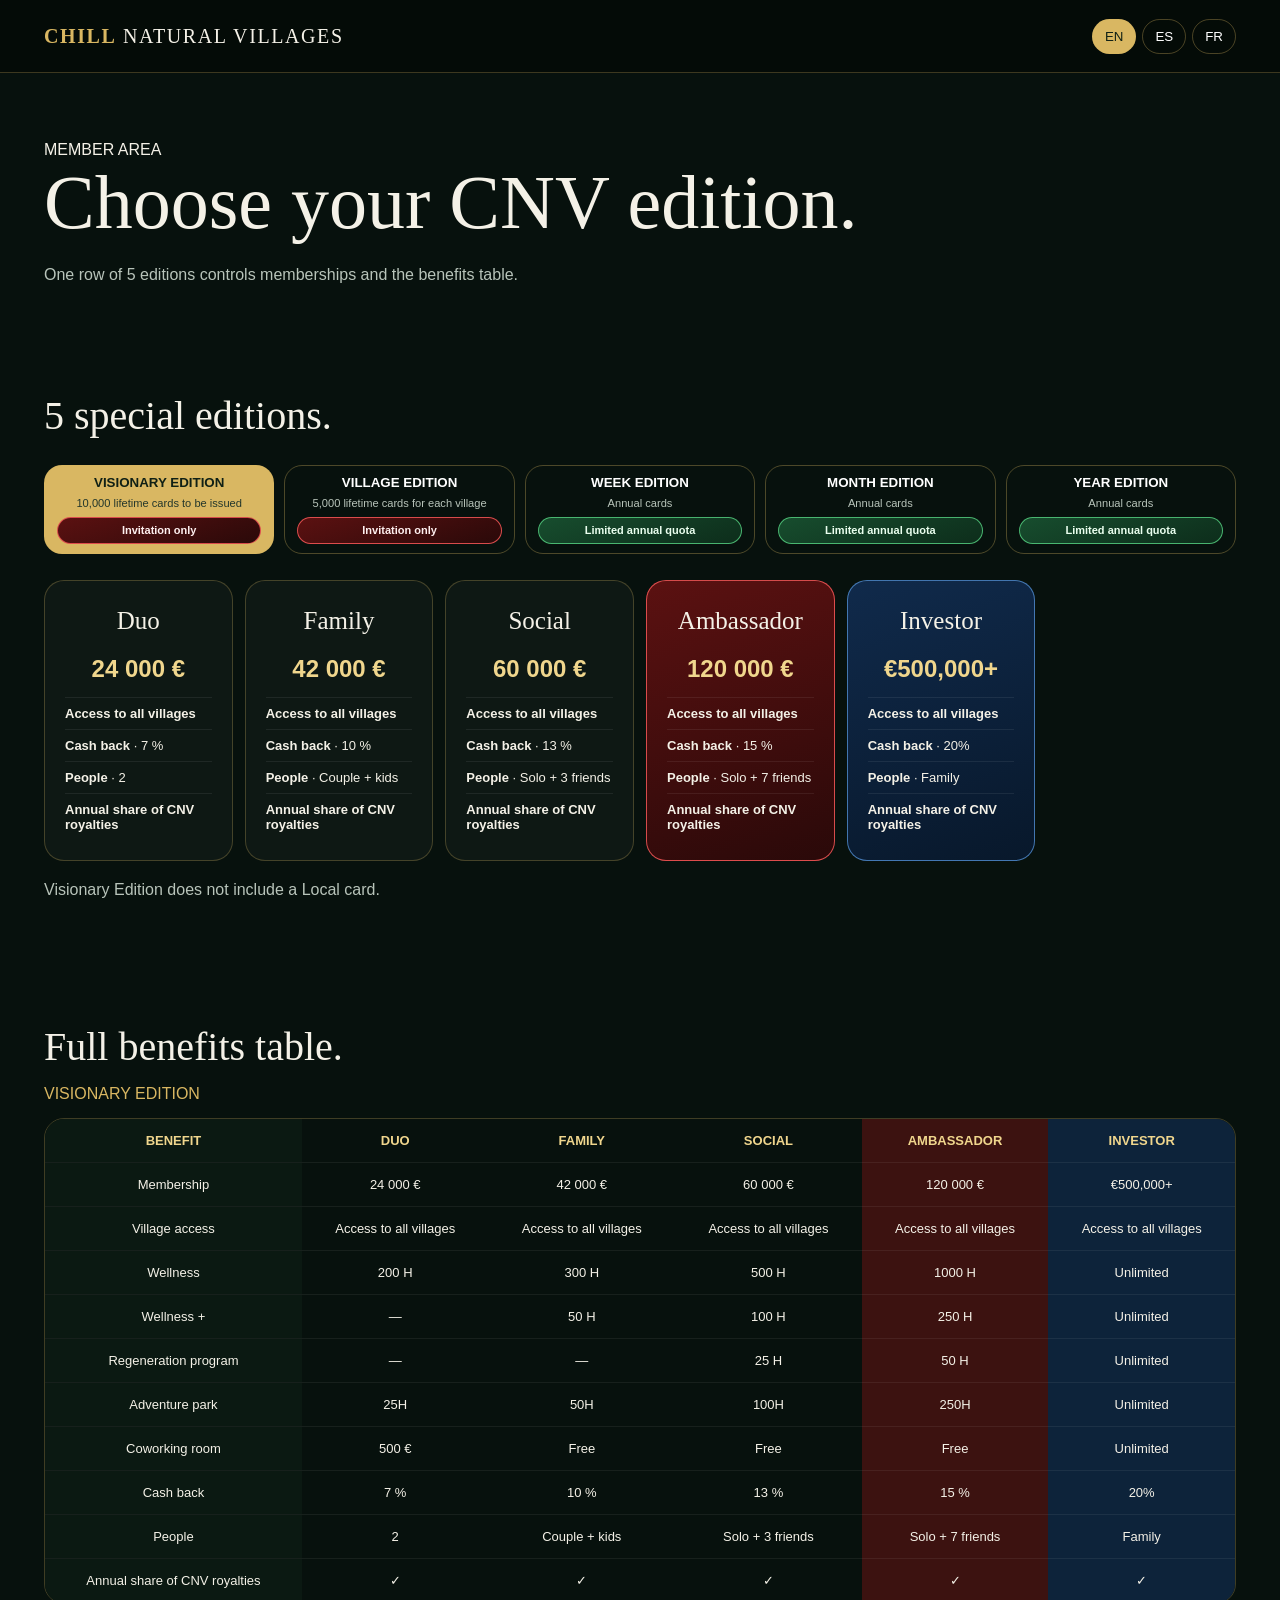
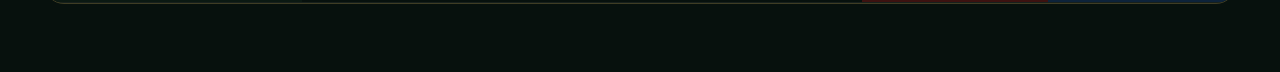
<file: members.html>
<!doctype html><html lang=en><meta charset=utf-8><meta name=viewport content="width=device-width,initial-scale=1"><title>CNV — Members</title><style>
*{box-sizing:border-box}body{margin:0;background:#07110d;color:#f4f1e7;font-family:Arial,sans-serif}a{color:inherit;text-decoration:none}.w{max-width:1240px;margin:auto;padding:0 24px}nav{position:sticky;top:0;z-index:5;background:#050b08eF;border-bottom:1px solid #d9b76244}.n{min-height:72px;display:flex;align-items:center;justify-content:space-between;gap:16px}.brand{font:20px Georgia;letter-spacing:.08em}.brand b{color:#d9b762}.langs{display:flex;gap:6px}.langs button,.ed button{border:1px solid #d9b76255;background:transparent;color:#fff;border-radius:18px;padding:9px 12px;cursor:pointer}.langs .on,.ed .on{background:#d9b762;color:#102015}.hero{padding:68px 0 36px}h1,h2,h3{font-family:Georgia;margin:0;font-weight:500}h1{font-size:clamp(44px,7vw,76px)}h2{font-size:40px}.lead,.note{color:#b8c4ba;line-height:1.6}.ed{display:grid;grid-template-columns:repeat(5,1fr);gap:10px;margin:26px 0}.ed button strong,.ed button small{display:block}.ed button small{margin-top:7px;color:#b8c4ba}.ed .on small{color:#24372b}.annual-quota{display:block;margin-top:8px;padding:6px 10px;border-radius:999px;background:linear-gradient(160deg,#174d2e,#0d2d1b);border:1px solid #57d282cc;color:#eaffef;font-size:11px;font-weight:800;line-height:1.25;animation:aq 7.5s ease-in-out infinite}@keyframes aq{0%,100%{opacity:1}50%{opacity:.5}}.invite-line{display:block;margin-top:8px;padding:6px 10px;border-radius:999px;background:linear-gradient(160deg,#5b1111,#2a0909);border:1px solid #ff5c5ccc;color:#fff0f0;font-size:11px;font-weight:800;line-height:1.25;animation:ib 1.8s ease-in-out infinite}@keyframes ib{0%,100%{opacity:1}50%{opacity:.45}}.vf{display:inline-block;background:#d9b762;color:#102015;padding:6px 9px;border-radius:14px;animation:f 1s infinite}.lf{display:inline-block;background:#9be8b5;color:#0d2d1b;padding:7px 13px;border-radius:15px;animation:l 3.6s infinite}@keyframes f{50%{opacity:.25}}@keyframes l{50%{opacity:.45}}section{padding:52px 0}.cards{display:grid;grid-template-columns:repeat(6,1fr);gap:12px}.c{border:1px solid #d9b76244;border-radius:20px;padding:20px;background:#ffffff08}.c h3{text-align:center;font-size:25px;min-height:40px;display:flex;justify-content:center;align-items:center}.p{font-size:24px;color:#f0d68d;font-weight:800;text-align:center;margin:14px 0}.local{background:linear-gradient(160deg,#174d2e,#0d2d1b);border-color:#57d282cc}.patron{background:linear-gradient(160deg,#5b1111,#2a0909);border-color:#ff5c5ccc}.invest{background:linear-gradient(160deg,#102a4b,#08182b);border-color:#4c84c4dd}ul{list-style:none;margin:0;padding:0}li{padding:8px 0;border-top:1px solid #ffffff12;font-size:13px}.tw{overflow:auto;border:1px solid #d9b76244;border-radius:20px}table{width:100%;border-collapse:collapse;min-width:900px}th,td{padding:14px 12px;text-align:center;border-bottom:1px solid #ffffff10;font-size:13px}th{color:#f0d68d;text-transform:uppercase}th:first-child,td:first-child{position:sticky;left:0;background:#0b1912}.g{background:#1c693b85!important}.r{background:#7a141475!important}.b{background:#102a4bb8!important}@media(max-width:1000px){.cards{grid-template-columns:repeat(2,1fr)}.ed{grid-template-columns:repeat(2,1fr)}}@media(max-width:650px){.cards,.ed{grid-template-columns:1fr}}
</style><nav><div class="w n"><div class=brand><b>CHILL</b> NATURAL VILLAGES</div><div class=langs><button class=on onclick="L('en',this)">EN</button><button onclick="L('es',this)">ES</button><button onclick="L('fr',this)">FR</button></div></div></nav><header class=hero><div class=w><div id=ey></div><h1 id=ht></h1><p class=lead id=hl></p></div></header><section><div class=w><h2 id=mt></h2><div class=ed id=eds></div><div class=cards id=cards></div><p class=note id=en></p></div></section><section><div class=w><h2 id=bt></h2><div id=at style="color:#d9b762;margin:15px 0"></div><div class=tw><table id=tbl></table></div><p class=note id=gn></p></div></section><script>
const T={fr:{ey:"ESPACE MEMBRES",ht:"Choisissez votre édition CNV.",hl:"Une seule ligne de 5 éditions pilote les adhésions et le tableau des privilèges.",mt:"5 éditions spéciales.",bt:"Tableau complet des privilèges.",ben:"Avantage",adh:"Adhésion",v:"Accès village",av:"Accès à tous les villages",w:"Bien-être",wp:"Bien-être +",rg:"Programme de régénération",pa:"Parc aventure",co:"Salle de coworking",cb:"Remboursement",pe:"Personnes",roy:"Partage annuel des redevances CNV",inv:"Investisseur",fam:"Famille",un:"Illimité",geo:"* En fonction de la zone géographique",vn:"L’Édition Visionnaire ne propose pas de carte Local."},en:{ey:"MEMBER AREA",ht:"Choose your CNV edition.",hl:"One row of 5 editions controls memberships and the benefits table.",mt:"5 special editions.",bt:"Full benefits table.",ben:"Benefit",adh:"Membership",v:"Village access",av:"Access to all villages",w:"Wellness",wp:"Wellness +",rg:"Regeneration program",pa:"Adventure park",co:"Coworking room",cb:"Cash back",pe:"People",roy:"Annual share of CNV royalties",inv:"Investor",fam:"Family",un:"Unlimited",geo:"* Depending on the geographic area",vn:"Visionary Edition does not include a Local card."},es:{ey:"ESPACIO MIEMBROS",ht:"Elige tu edición CNV.",hl:"Una sola línea de 5 ediciones controla las membresías y la tabla de beneficios.",mt:"5 ediciones especiales.",bt:"Tabla completa de beneficios.",ben:"Beneficio",adh:"Membresía",v:"Acceso al pueblo",av:"Acceso a todos los pueblos",w:"Bienestar",wp:"Bienestar +",rg:"Programa de regeneración",pa:"Parque de aventura",co:"Sala de coworking",cb:"Reembolso",pe:"Personas",roy:"Participación anual en las regalías de CNV",inv:"Inversor",fam:"Familia",un:"Ilimitado",geo:"* En función de la zona geográfica",vn:"La Edición Visionaria no incluye tarjeta Local."}};
const N={fr:["Local","Duo","Famille","Social","Ambassadeur"],en:["Local","Duo","Family","Social","Ambassador"],es:["Local","Dúo","Familia","Social","Embajador"]};
const D={life:{p:["3 000 € à 8 000 € *","20 000 €","35 000 €","50 000 €","100 000 €"],cb:["5 %","7 %","10 %","13 %","15 %"],w:["100 H","200 H","300 H","500 H","1000 H"],wp:["—","—","50 H","100 H","250 H"],rg:["—","—","—","25 H","50 H"],pa:["10H","25H","50H","100H","250H"],co:["500 €","500 €","Free","Free","Free"],a:["Non-stop","Non-stop","Non-stop","Non-stop","Non-stop"],pe:["1","2","Couple + kids","Solo + 3 friends","Solo + 7 friends"]},week:{p:["300 € à 800 € *","2 000 €","3 500 €","5 000 €","10 000 €"],cb:["0 %","3 %","5 %","8 %","10 %"],w:["15 H","30 H","50 H","100 H","250 H"],wp:["—","—","10 H","25 H","50 H"],rg:["—","—","—","10 H","25 H"],pa:["—","—","10 H","25 H","50 Hr"],co:["100 €","100 €","Free","Free","Free"],a:["1 week","1 week","1 week","1 week","1 week"],pe:["1","2","Couple + kids","Solo + 3 friends","Solo + 7 friends"]},month:{p:["600 € à 1600 € *","4 000 €","7 000 €","10 000 €","20 000 €"],cb:["0 %","3 %","5 %","8 %","10 %"],w:["45 H","90 H","150 H","300 H","750 H"],wp:["—","—","30 H","75 H","150 H"],rg:["—","—","—","30 H","75 H"],pa:["—","—","25 H","50 H","100 Hr"],co:["250 €","250 €","Free","Free","Free"],a:["1 month","1 month","1 month","1 month","1 month"],pe:["1","2","Couple + kids","Solo + 3 friends","Solo + 7 friends"]},year:{p:["1200 € à 3200 € *","8 000 €","14 000 €","20 000 €","40 000 €"],cb:["0 %","3 %","5 %","8 %","10 %"],w:["300 H","600 H","1000 H","2000 H","5000 H"],wp:["—","—","200 H","500 H","1000 H"],rg:["—","—","—","200 H","500 H"],pa:["—","—","50 H","100 H","250 H"],co:["1 000 €","1 000 €","Free","Free","Free"],a:["1 year","1 year","1 year","1 year","1 year"],pe:["1","2","Couple + kids","Solo + 3 friends","Solo + 7 friends"]}};
const M={visionary:{fr:["ÉDITION VISIONNAIRE","10 000 cartes à vie à émettre","Sur invitation uniquement"],en:["VISIONARY EDITION","10,000 lifetime cards to be issued","Invitation only"],es:["EDICIÓN VISIONARIA","10.000 tarjetas de por vida por emitir","Solo por invitación"]},life:{fr:["ÉDITION VILLAGE","5 000 cartes à vie pour chaque village","Sur invitation uniquement"],en:["VILLAGE EDITION","5,000 lifetime cards for each village","Invitation only"],es:["EDICIÓN PUEBLO","5.000 tarjetas de por vida para cada pueblo","Solo por invitación"]},week:{fr:["ÉDITION SEMAINE","Cartes annuelles","Quota annuel limité"],en:["WEEK EDITION","Annual cards","Limited annual quota"],es:["EDICIÓN SEMANA","Tarjetas anuales","Cupo anual limitado"]},month:{fr:["ÉDITION MOIS","Cartes annuelles","Quota annuel limité"],en:["MONTH EDITION","Annual cards","Limited annual quota"],es:["EDICIÓN MES","Tarjetas anuales","Cupo anual limitado"]},year:{fr:["ÉDITION ANNÉE","Cartes annuelles","Quota annuel limité"],en:["YEAR EDITION","Annual cards","Limited annual quota"],es:["EDICIÓN AÑO","Tarjetas anuales","Cupo anual limitado"]}};
let lang="en",ed="visionary";const q=k=>T[lang][k],price=v=>lang==="fr"?v:v.replace(" à ",lang==="es"?" a ":" to "),nl=i=>N[lang][i],al=v=>v==="Non-stop"?({fr:"En continu",en:"Non-stop",es:"Ininterrumpido"}[lang]):v==="1 week"?(lang==="fr"?"1 semaine":lang==="es"?"1 semana":"1 week"):v==="1 month"?(lang==="fr"?"1 mois":lang==="es"?"1 mes":"1 month"):v==="1 year"?(lang==="fr"?"1 année":lang==="es"?"1 año":"1 year"):v,fl=v=>v==="Free"?(lang==="fr"?"Gratuit":lang==="es"?"Gratis":"Free"):v,pl=v=>({"Couple + kids":{fr:"Couple + enfants",en:"Couple + kids",es:"Pareja + niños"},"Solo + 3 friends":{fr:"Solo + 3 amis",en:"Solo + 3 friends",es:"Solo + 3 amigos"},"Solo + 7 friends":{fr:"Solo + 7 amis",en:"Solo + 7 friends",es:"Solo + 7 amigos"}}[v]?.[lang]||v);
function L(x,b){lang=x;document.documentElement.lang=x;document.querySelectorAll(".langs button").forEach(y=>y.classList.remove("on"));if(b)b.classList.add("on");R()}function E(x){ed=x;R()}function R(){ey.textContent=q("ey");ht.textContent=q("ht");hl.textContent=q("hl");mt.textContent=q("mt");bt.textContent=q("bt");eds.innerHTML=["visionary","life","week","month","year"].map(k=>{const m=M[k][lang];const badge=(k==="visionary"||k==="life")?`<span class=invite-line>${m[2]}</span>`:(k==="week"||k==="month"||k==="year")?`<span class=annual-quota>${m[2]}</span>`:"";return `<button class="${ed===k?"on":""}" onclick="E('${k}')"><strong>${m[0]}</strong><small>${m[1]}</small>${badge}</button>`}).join("");C();TB()}function C(){let inv=`<article class="c invest"><h3>${q("inv")}</h3><div class=p>${lang==="en"?"€500,000+":lang==="es"?"500.000 € o más":"500 000 € et +"}</div><ul><li><b>${q("av")}</b></li><li><b>${q("cb")}</b> · 20%</li><li><b>${q("pe")}</b> · ${q("fam")}</li><li><b>${q("roy")}</b></li></ul></article>`;if(ed==="visionary"){let x=[1,2,3,4],life=D.life,pr=["","24 000 €","42 000 €","60 000 €","120 000 €"];cards.innerHTML=x.map(i=>`<article class="c ${i===4?"patron":""}"><h3>${nl(i)}</h3><div class=p>${pr[i]}</div><ul><li><b>${q("av")}</b></li><li><b>${q("cb")}</b> · ${life.cb[i]}</li><li><b>${q("pe")}</b> · ${pl(life.pe[i])}</li><li><b>${q("roy")}</b></li></ul></article>`).join("")+inv;en.textContent=q("vn");return}let d=D[ed];cards.innerHTML=N[lang].map((n,i)=>`<article class="c ${i===0?"local":i===4?"patron":""}"><h3>${i===0?`<span class=lf>${n}</span>`:n}</h3><div class=p>${price(d.p[i])}</div><ul><li><b>${q("v")}</b> · ${al(d.a[i])}</li><li><b>${q("cb")}</b> · ${d.cb[i]}</li>${d.pe?`<li><b>${q("pe")}</b> · ${pl(d.pe[i])}</li>`:""}</ul></article>`).join("")+inv;en.textContent=d.p.some(v=>String(v).includes("*"))?q("geo"):""}function TB(){at.textContent=M[ed][lang][0];let ip=lang==="en"?"€500,000+":lang==="es"?"500.000 € o más":"500 000 € et +",iv=[q("un"),q("un"),q("un"),q("un"),q("un"),q("un"),"20%",q("fam"),"✓"];let names,rows;if(ed==="visionary"){let d=D.life,x=[1,2,3,4],pr=["24 000 €","42 000 €","60 000 €","120 000 €",ip];names=x.map(nl).concat(q("inv"));rows=[[q("adh"),...pr],[q("v"),...x.map(()=>q("av")),q("av")],[q("w"),...x.map(i=>d.w[i]),iv[1]],[q("wp"),...x.map(i=>d.wp[i]),iv[2]],[q("rg"),...x.map(i=>d.rg[i]),iv[3]],[q("pa"),...x.map(i=>d.pa[i]),iv[4]],[q("co"),...x.map(i=>fl(d.co[i])),iv[5]],[q("cb"),...x.map(i=>d.cb[i]),iv[6]],[q("pe"),...x.map(i=>pl(d.pe[i])),iv[7]],[q("roy"),...x.map(()=> "✓"),iv[8]]];gn.textContent=""}else{let d=D[ed],z=N[lang].map(()=> "—");names=N[lang].concat(q("inv"));rows=[[q("adh"),...d.p.map(price),ip],[q("v"),...d.a.map(al),q("av")],[q("w"),...d.w,iv[1]],[q("wp"),...d.wp,iv[2]],[q("rg"),...d.rg,iv[3]],[q("pa"),...d.pa,iv[4]],[q("co"),...d.co.map(fl),iv[5]],[q("cb"),...d.cb,iv[6]],[q("pe"),...(d.pe?d.pe.map(pl):z),iv[7]],[q("roy"),...z,iv[8]]];gn.textContent=d.p.some(v=>String(v).includes("*"))?q("geo"):""}tbl.innerHTML=`<thead><tr><th>${q("ben")}</th>${names.map((n,i)=>`<th class="${ed==="visionary"?(i===3?"r":i===4?"b":""):(i===0?"g":i===4?"r":i===5?"b":"")}">${n}</th>`).join("")}</tr></thead><tbody>${rows.map(r=>`<tr>${r.map((x,j)=>`<td class="${ed==="visionary"?(j===4?"r":j===5?"b":""):(j===1?"g":j===5?"r":j===6?"b":"")}">${x}</td>`).join("")}</tr>`).join("")}</tbody>`}R()
</script></html>
</file>
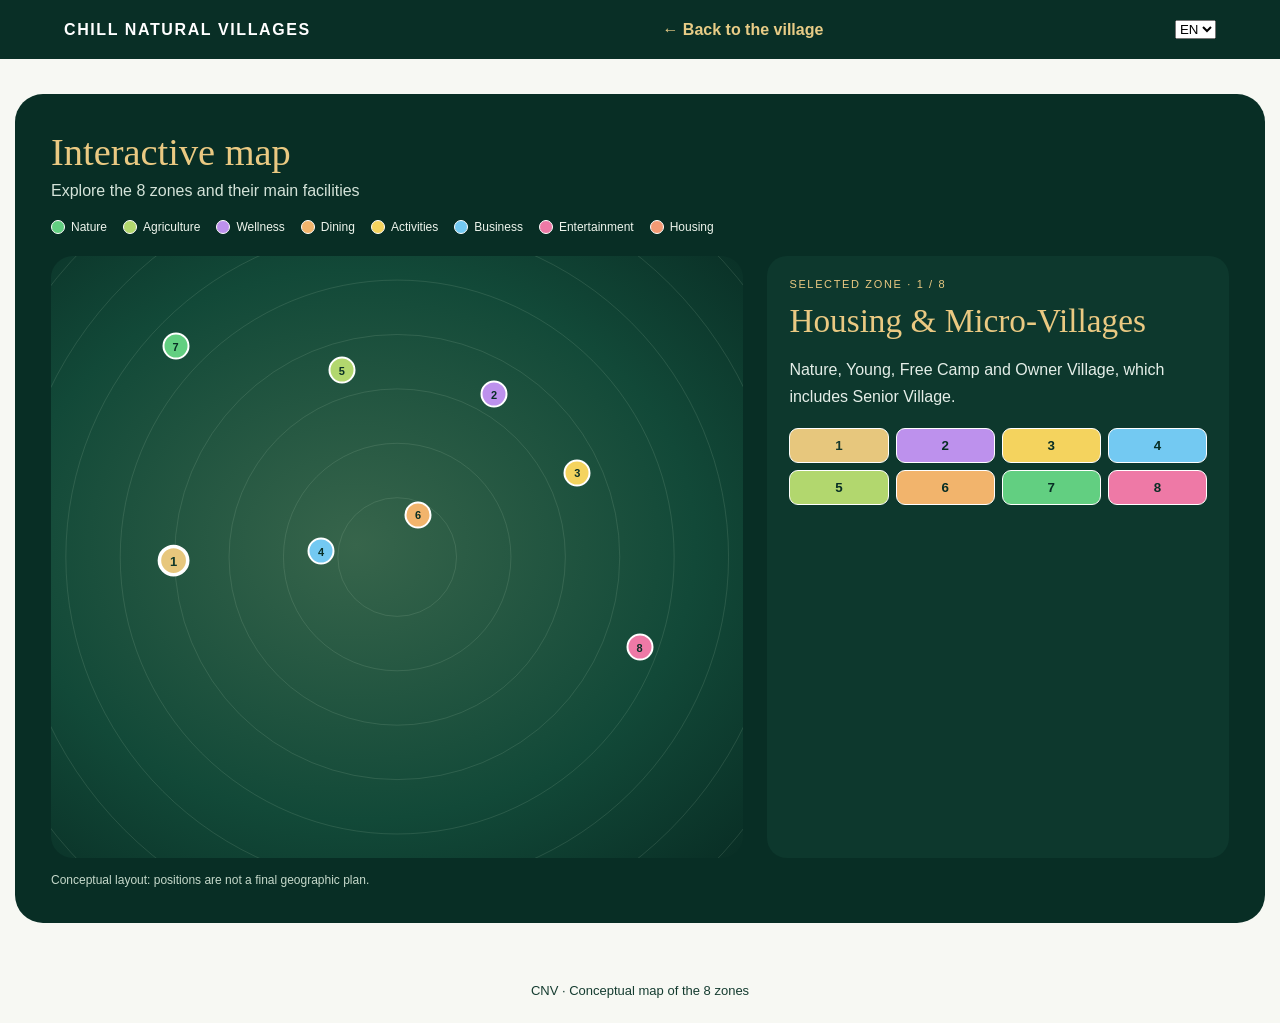
<file: zones.html>
<!doctype html><html lang="en"><head><meta charset="utf-8"><meta name="viewport" content="width=device-width,initial-scale=1"><title>CNV — Interactive map of the 8 zones</title><style>html{scroll-behavior:smooth}body{margin:0;background:#f7f8f3;font-family:Arial,sans-serif;color:#153c30}.nav{display:flex;justify-content:space-between;align-items:center;padding:20px max(20px,5vw);background:#092f26;color:#fff}.nav{flex-wrap:wrap;gap:12px}.nav a{color:#e8cc86;text-decoration:none;font-weight:bold}.nav strong{letter-spacing:.1em}#village{max-width:1300px;margin:35px auto;padding:0 15px}.footer{text-align:center;padding:25px;font-size:13px}</style></head><body><div class="nav"><strong>CHILL NATURAL VILLAGES</strong><a id="mapBack" href="./#village">← Back to the village</a><select id="mapLang" aria-label="Language"><option value="en">EN</option><option value="fr">FR</option><option value="es">ES</option></select></div><main id="village"></main><footer class="footer" id="mapFooter">CNV · Conceptual map of the 8 zones · 5 villages</footer><script>
const copy={
  en:["Interactive map of the 8 zones","Back to the village","Conceptual map of the 8 zones","Language"],
  fr:["Carte interactive des 8 zones","Retour au village","Carte conceptuelle des 8 zones · 5 villages","Langue"],
  es:["Mapa interactivo de las 8 zonas","Volver al pueblo","Mapa conceptual de las 8 zonas · 5 pueblos","Idioma"]
};
const select=document.getElementById("mapLang");
function setLanguage(requested){
  const lang=Object.hasOwn(copy,requested)?requested:"en";
  const [title,back,footer,label]=copy[lang];
  document.documentElement.lang=select.value=lang;
  document.title="CNV — "+title;
  document.getElementById("mapBack").textContent="← "+back;
  document.getElementById("mapFooter").textContent="CNV · "+footer;
  select.setAttribute("aria-label",label);
}
select.addEventListener("change",()=>setLanguage(select.value));
setLanguage(new URLSearchParams(location.search).get("lang"));
</script><script src="assets/cnv-zone-map.js?v=20261121-8"></script></body></html>
</file>
